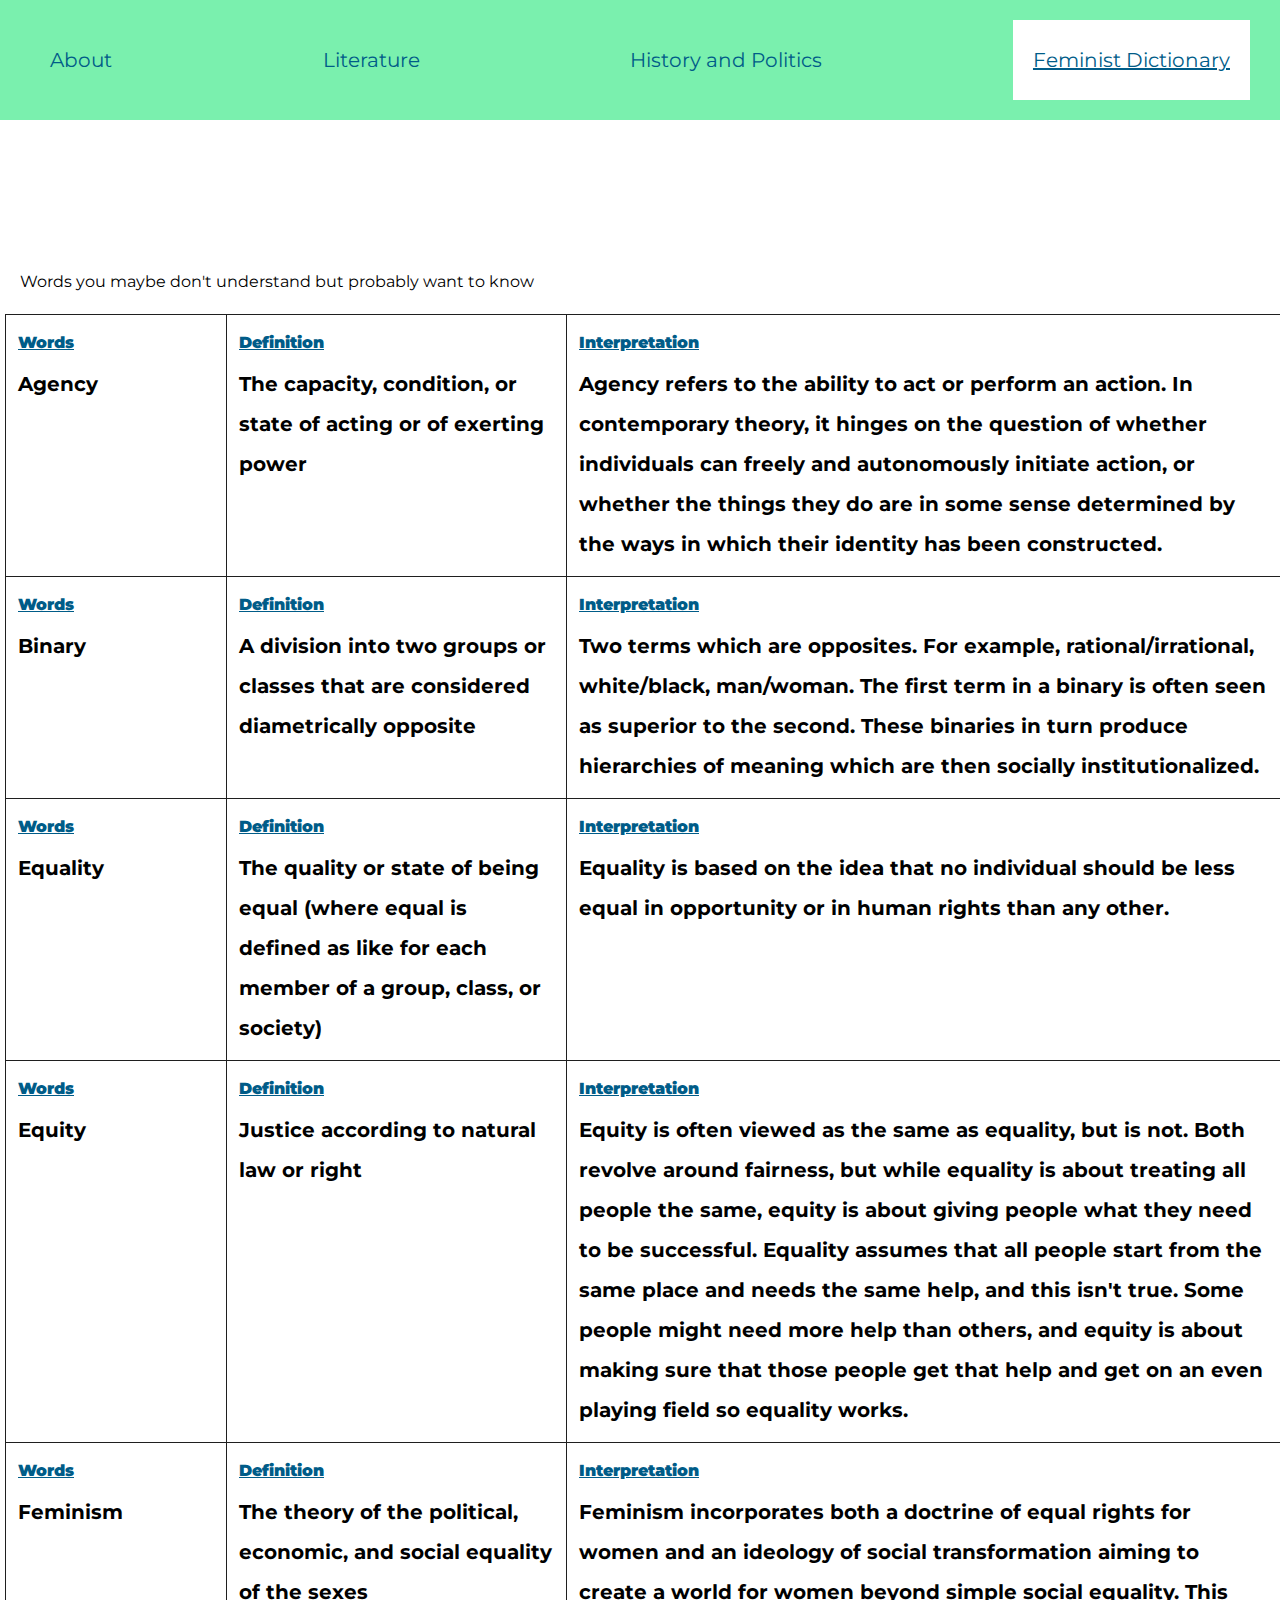
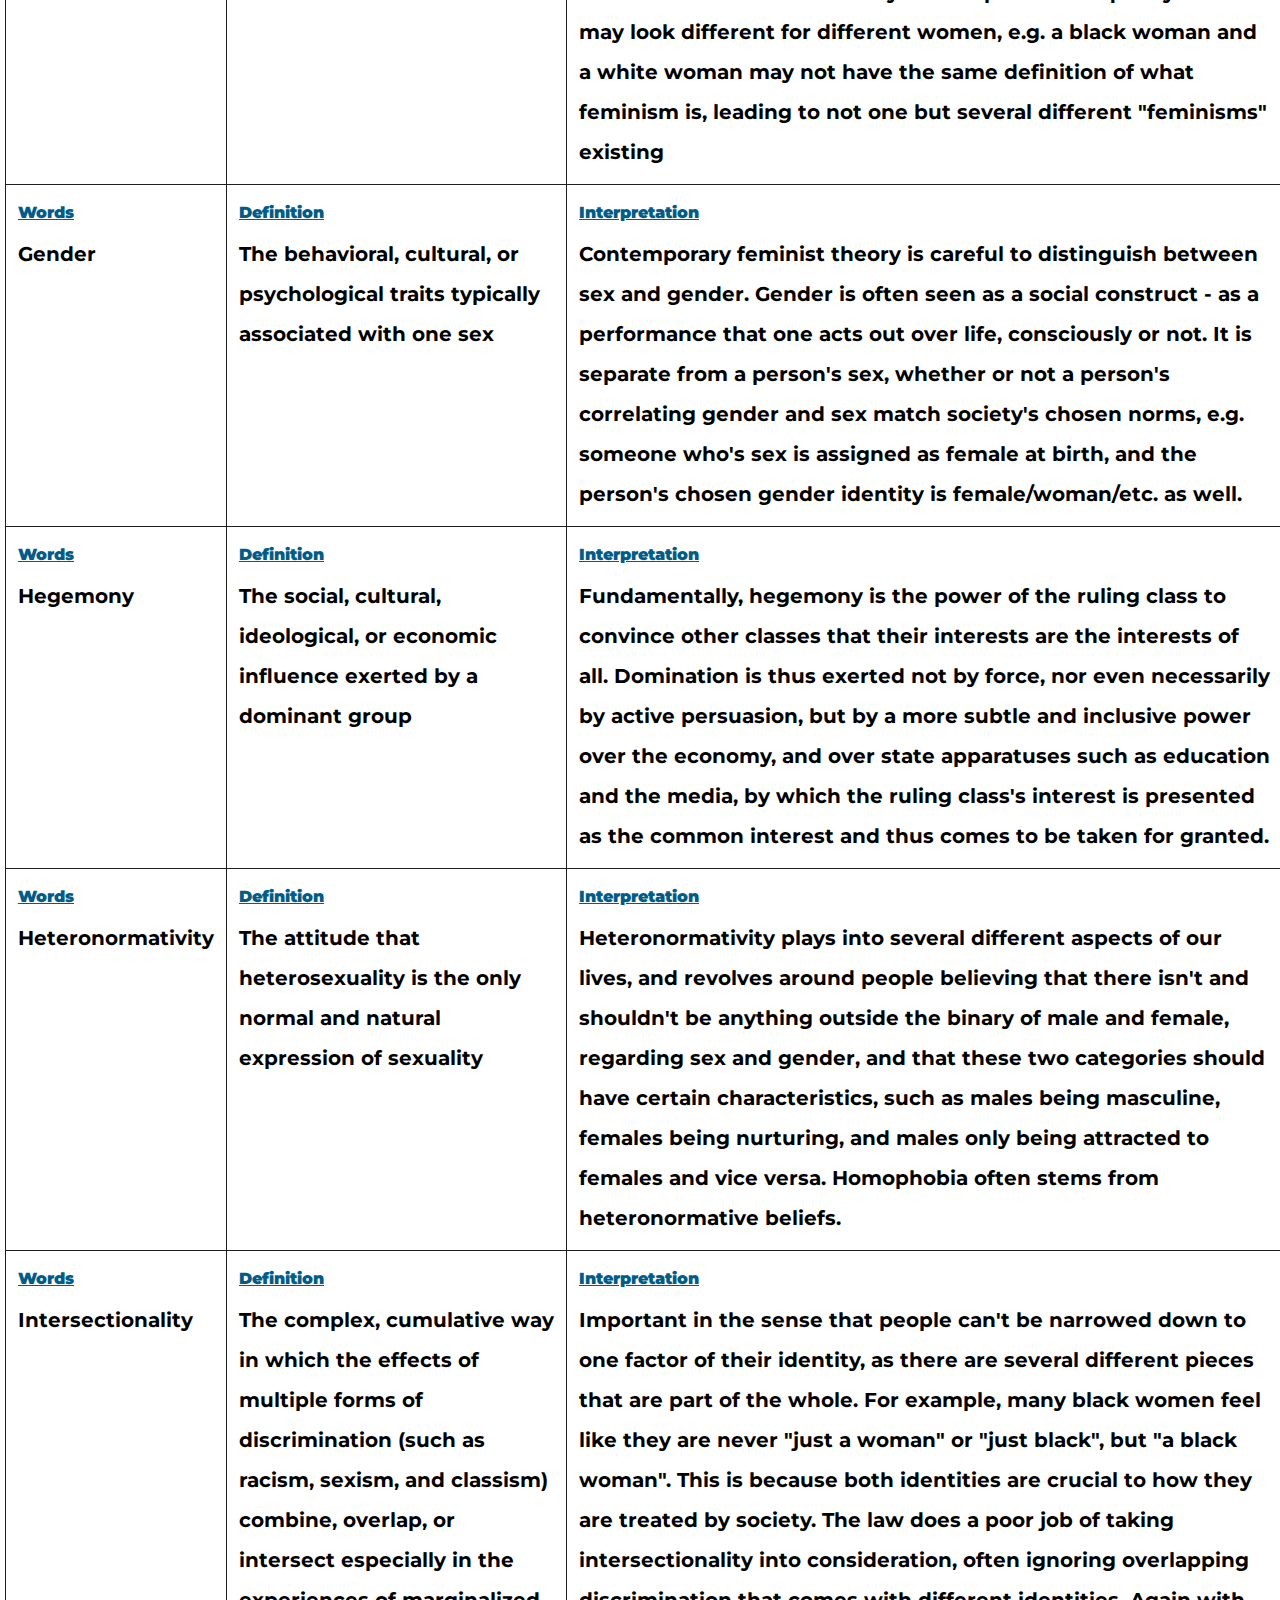
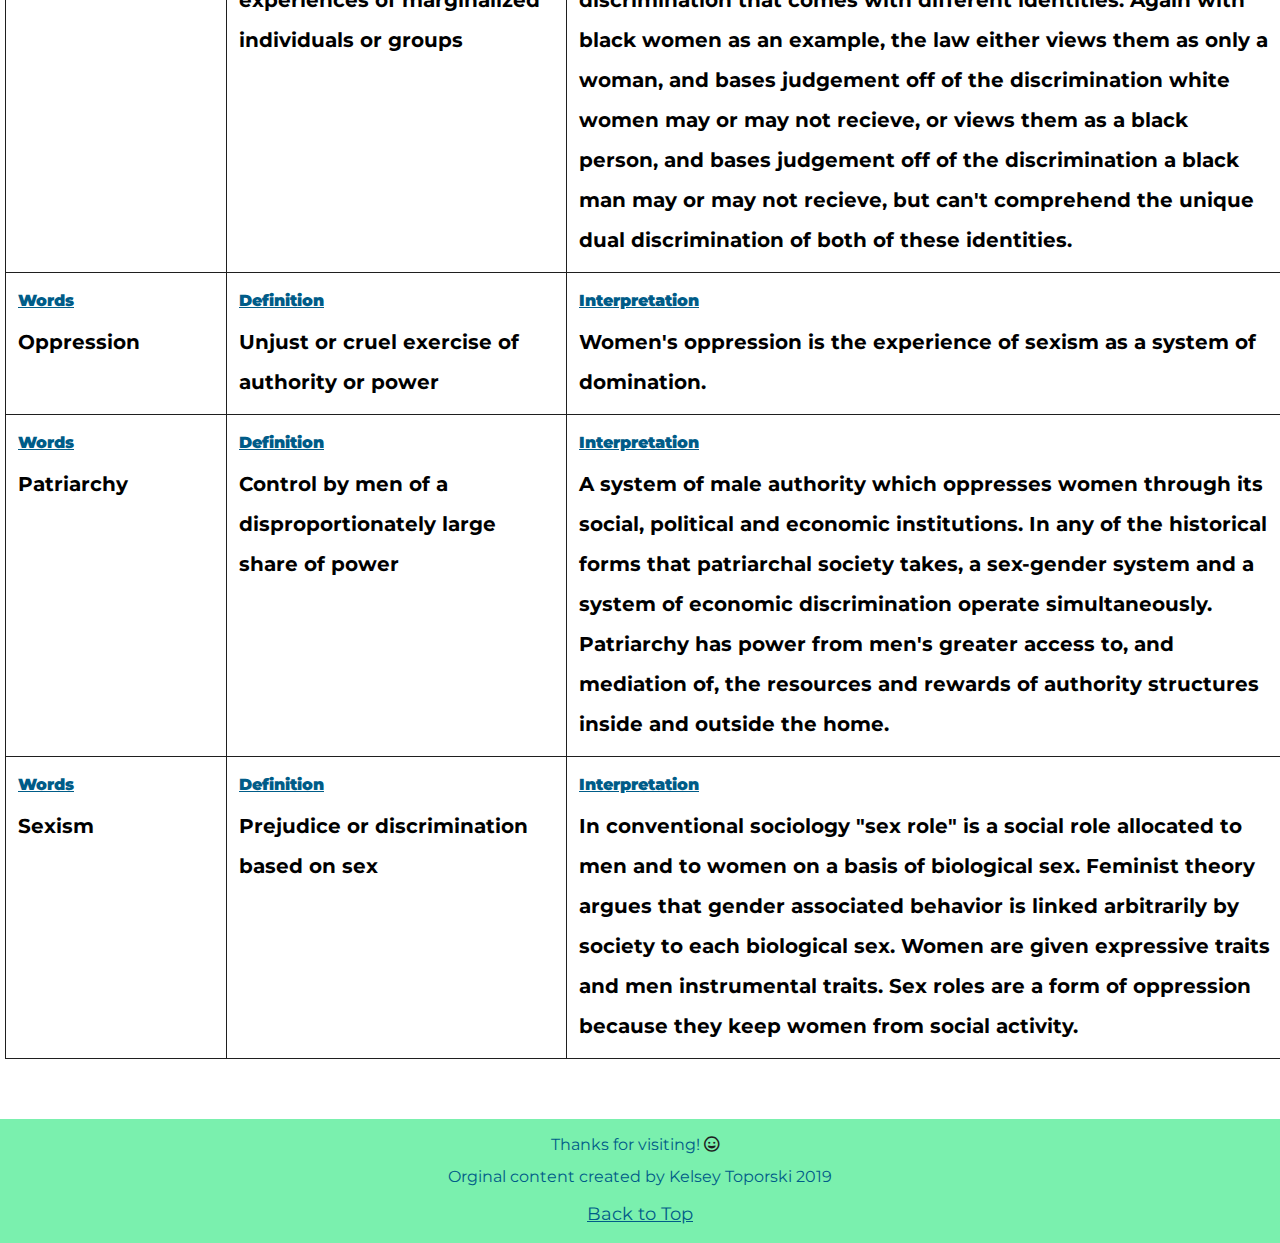
<file: femdict.html>
<!DOCTYPE html>
<html lang="en">
<head>
  <meta charset="UTF-8">

  <meta name="viewport" content="width=device-width, initial-scale=1.0">

  <!-- connects to the stylesheets -->
  <link rel="stylesheet" href="css/reset.css">
  <link rel="stylesheet" href="css/style.css">
  <!-- connect to a Google font -->  
  <link href="https://fonts.googleapis.com/css?family=Montserrat" rel="stylesheet">
  <link href="https://fonts.googleapis.com/css?family=Open+Sans" rel="stylesheet">
  <!-- connect to a Font Aweseom font -->
  <link rel="stylesheet" href="https://cdnjs.cloudflare.com/ajax/libs/font-awesome/5.15.3/css/all.min.css"/>
  <!-- connect to a favicon -->
  <title>Women's Web - Dictionary</title>
</head>
<body>
    <a href="#mainstuff" class="skip">Skip to main content</a>
    <header>
     <main id="mainstuff">
        <nav>
            <ul>
              <li><a href="index.html">About</a></li>
              <li><a href="literature.html">Literature</a></li>
              <li><a href="history.html">History and Politics</a></li>
              <li><a class="current" href="femdict.html">Feminist Dictionary</a></li>
            </ul>
        </nav>
          <!-- definitions from meriam webster -->
          <!-- interpretations from
                The Dictionary of Feminist Theory - Maggie Humm,
                Key Concepts In Post-Colonial Studies - Ashcroft, Bill, Gareth Griffiths, and Helen Tiffin,
                or myself -->
          <!-- interpretation of equity from https://everydayfeminism.com/2014/09/equality-is-not-enough/ -->
    
        <h1 class="femdict" tabindex="0">Feminist Dictionary</h1>
        <p class="femdict_intro" tabindex="0">Words you maybe don't understand but probably want to know</p>
    </header>
    <table class="table" tabindex="0">
        <thead>
            <tr class="row 1" tabindex="0"> 
                <th data-label="Words">Words</th>
                <th data-label="Definition">Definition</th>
                <th data-label="Interpretation">Interpretation</th>
            </tr>        
        </thead>
        <tbody>
            <tr class="row1" tabindex="0">
                <td data-label="Words">Agency</td>
                <td data-label="Definition">The capacity, condition, or state of acting or of exerting power</td>
                <td data-label="Interpretation">
                    Agency refers to the ability to act or perform an action. In contemporary theory, 
                    it hinges on the question of whether individuals can freely and autonomously initiate 
                    action, or whether the things they do are in some sense determined by the ways in 
                    which their identity has been constructed.
                </td>
            </tr>
            <tr class="row2" tabindex="0">
                <td data-label="Words">Binary</td>
                <td data-label="Definition">A division into two groups or classes that are considered diametrically opposite</td>
                <td data-label="Interpretation">
                    Two terms which are opposites. For example, rational/irrational, white/black, man/woman. 
                    The first term in a binary is often seen as superior to the second. 
                    These binaries in turn produce hierarchies of meaning which are then socially institutionalized.
                </td>
            </tr>
            <tr class="row3" tabindex="0">
                <td data-label="Words">Equality</td>
                <td data-label="Definition">The quality or state of being equal (where equal is defined as like for each member of a group, class, or society)</td>
                <td data-label="Interpretation">
                    Equality is based on the idea that 
                    no individual should be less equal in opportunity or in human rights than any other.
                </td>
            </tr>
            <tr class="row4" tabindex="0">
                <td data-label="Words">Equity</td>
                <td data-label="Definition">Justice according to natural law or right</td>
                <td data-label="Interpretation">
                    Equity is often viewed as the same as equality,
                    but is not. Both revolve around fairness, but 
                    while equality is about treating all people the
                    same, equity is about giving people what they 
                    need to be successful. Equality assumes that 
                    all people start from the same place and needs 
                    the same help, and this isn't true. Some people 
                    might need more help than others, and equity is 
                    about making sure that those people get that help 
                    and get on an even playing field so equality works.
                </td>
            </tr>
            <tr class="row5" tabindex="0">
                <td data-label="Words">Feminism </td>
                <td data-label="Definition">The theory of the political, economic, and social equality of the sexes</td>
                <td data-label="Interpretation">
                    Feminism incorporates both a doctrine of equal 
                    rights for women and an ideology of social transformation 
                    aiming to create a world for women beyond simple social equality. 
                    This may look different for different women, e.g. a black
                    woman and a white woman may not have the same definition 
                    of what feminism is, leading to not one but several different 
                    "feminisms" existing
                </td>
            </tr>
            <tr class="row6" tabindex="0">
                <td data-label="Words">Gender</td>
                <td data-label="Definition">The behavioral, cultural, or psychological traits typically associated with one sex</td>
                <td data-label="Interpretation">
                    Contemporary feminist theory is careful to distinguish between 
                    sex and gender. Gender is often seen as a social construct - 
                    as a performance that one acts out over life, consciously or not. 
                    It is separate from a person's sex, whether or not a person's correlating 
                    gender and sex match society's chosen norms, e.g. someone who's sex is 
                    assigned as female at birth, and the person's chosen gender identity is 
                    female/woman/etc. as well.
                </td>
            </tr>
            <tr class="row7" tabindex="0">
                <td data-label="Words">Hegemony</td>
                <td data-label="Definition">The social, cultural, ideological, or economic influence exerted by a dominant group</td>
                <td data-label="Interpretation">
                    Fundamentally, hegemony is the power of the ruling class to convince other 
                    classes that their interests are the interests of all. 
                    Domination is thus exerted not by force, nor even necessarily 
                    by active persuasion, but by a more subtle and inclusive 
                    power over the economy, and over state apparatuses such 
                    as education and the media, by which the ruling class's 
                    interest is presented as the common interest and 
                    thus comes to be taken for granted.
                </td>
            </tr>
            <tr class="row8" tabindex="0">
                <td data-label="Words">Heteronormativity</td>
                <td data-label="Definition">The attitude that heterosexuality is the only normal and natural expression of sexuality</td>
                <td data-label="Interpretation">
                    Heteronormativity plays into several different aspects of our lives, and revolves around 
                    people believing that there isn't and shouldn't be anything outside the binary 
                    of male and female, regarding sex and gender, and that these two categories 
                    should have certain characteristics, such as males being masculine, females 
                    being nurturing, and males only being attracted to females and vice versa. 
                    Homophobia often stems from heteronormative beliefs.
                </td>
            </tr>
            <tr class="row9" tabindex="0">
                <td data-label="Words">Intersectionality</td>
                <td data-label="Definition">The complex, cumulative way in which the effects 
                    of multiple forms of discrimination (such as racism, 
                    sexism, and classism) combine, overlap, or intersect 
                    especially in the experiences of marginalized individuals
                     or groups
                </td>
                <td data-label="Interpretation">
                    Important in the sense that people can't be narrowed down to 
                    one factor of their identity, as there are several different 
                    pieces that are part of the whole. For example, many black 
                    women feel like they are never "just a woman" or "just black", 
                    but "a black woman". This is because both identities are crucial 
                    to how they are treated by society.
                    The law does a poor job of taking intersectionality into consideration,
                    often ignoring overlapping discrimination that comes with different identities. 
                    Again with black women as an example, the law either views them as only a woman, 
                    and bases judgement off of the discrimination white women may or may not recieve, 
                    or views them as a black person, and bases judgement off of the discrimination a 
                    black man may or may not recieve, but can't comprehend the unique dual discrimination 
                    of both of these identities.
                </td>
            </tr>
            <tr class="row10" tabindex="0">
                <td data-label="Words">Oppression</td>
                <td data-label="Definition">Unjust or cruel exercise of authority or power</td>
                <td data-label="Interpretation">
                    Women's oppression is the experience of sexism as a system of domination.
                </td>
            </tr>
            <tr class="row11" tabindex="0">
                <td data-label="Words">Patriarchy</td>
                <td data-label="Definition">Control by men of a disproportionately large share of power</td>
                <td data-label="Interpretation">
                    A system of male authority which oppresses women through its social, 
                    political and economic institutions. In any of the historical forms 
                    that patriarchal society takes, a sex-gender system and a system 
                    of economic discrimination operate simultaneously. Patriarchy has 
                    power from men's greater access to, and mediation of, the resources 
                    and rewards of authority structures inside and outside the home.
                </td>
            </tr>
            <tr class="row12" tabindex="0">
                <td data-label="Words">Sexism</td>
                <td data-label="Definition">Prejudice or discrimination based on sex</td>
                <td data-label="Interpretation">
                    In conventional sociology "sex role" is a social 
                    role allocated to men and to women on a basis of 
                    biological sex. Feminist theory argues that gender 
                    associated behavior is linked arbitrarily by society 
                    to each biological sex. Women are given expressive 
                    traits and men instrumental traits. Sex roles are 
                    a form of oppression because they keep women from social activity.
                </td>
            </tr>
        </tbody>   
    </table>
</body>
</main>
<footer>
    <p class="thanks">
      Thanks for visiting! <i class="far fa-grin"></i>
    </p>
    <p>Orginal content created by Kelsey Toporski 2019</p>

    <a href="#top" class="tops">Back to Top</a>
  </footer>
</html>
</file>
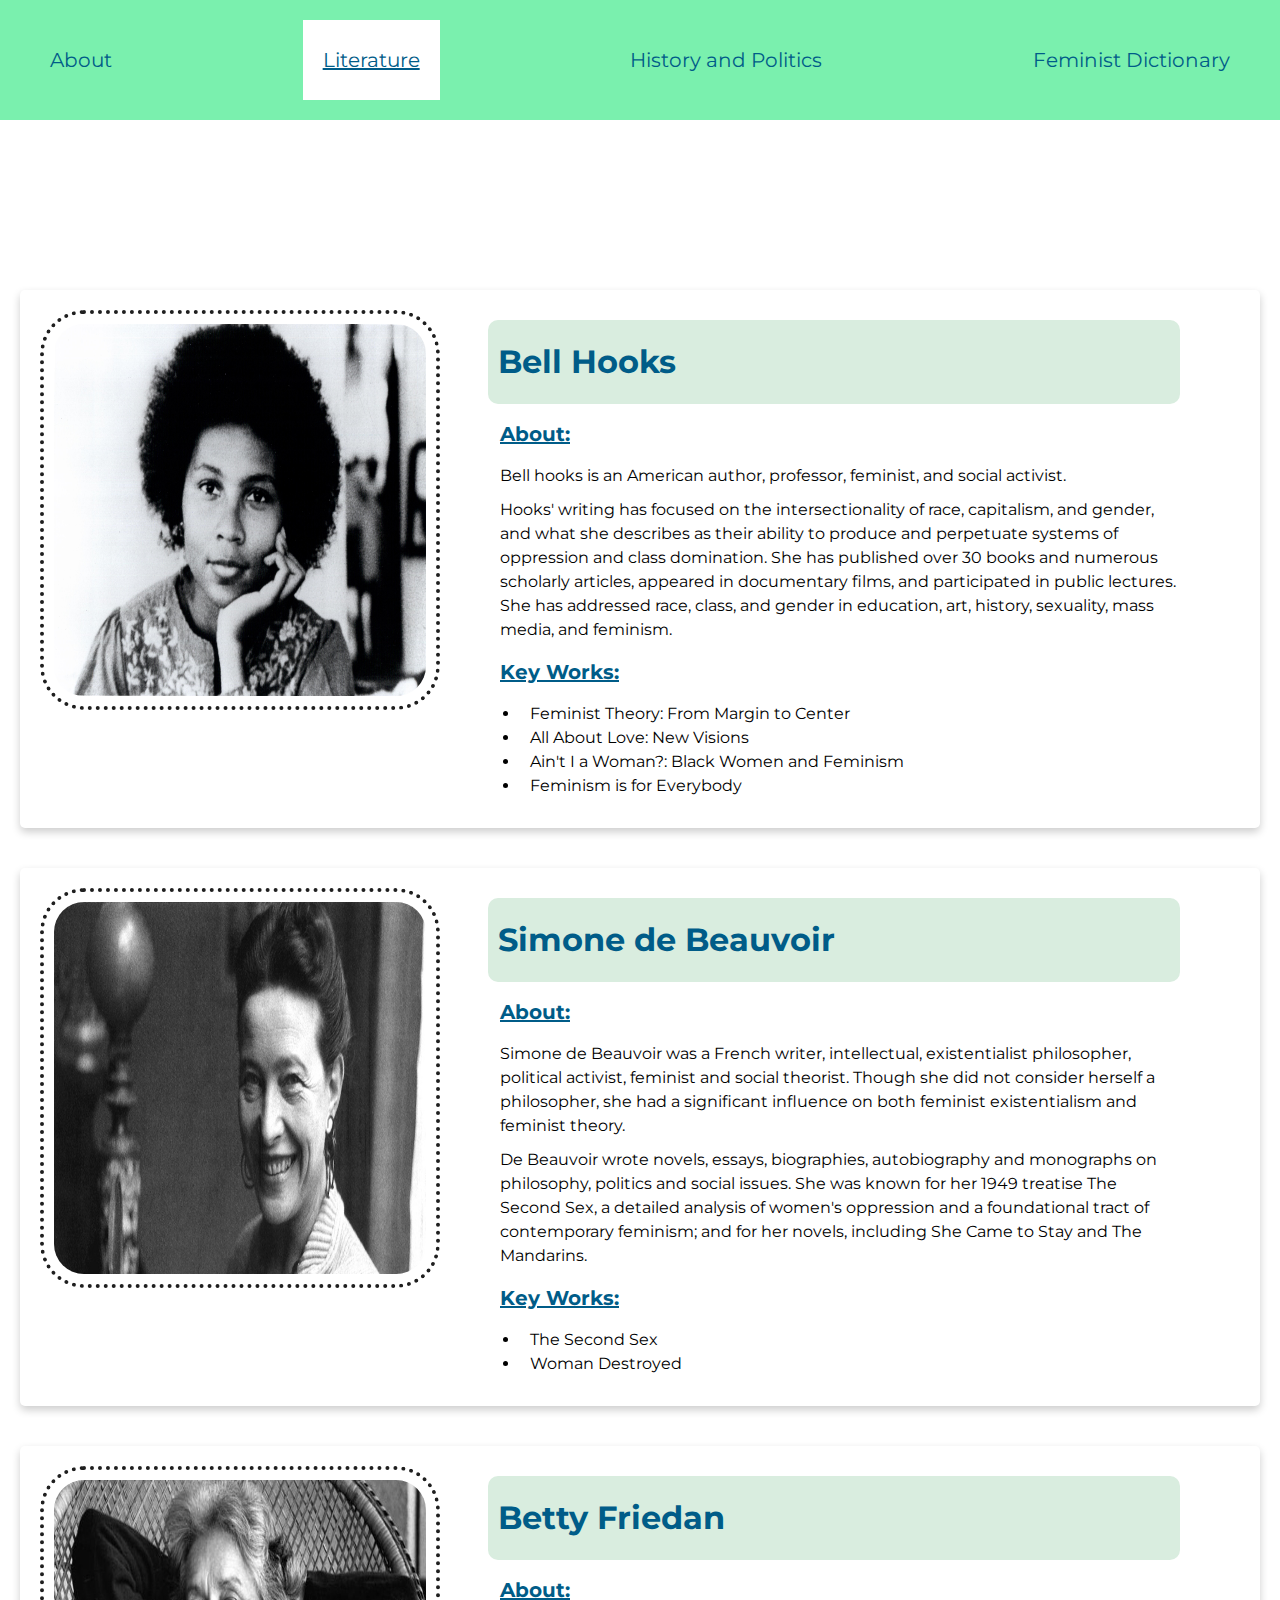
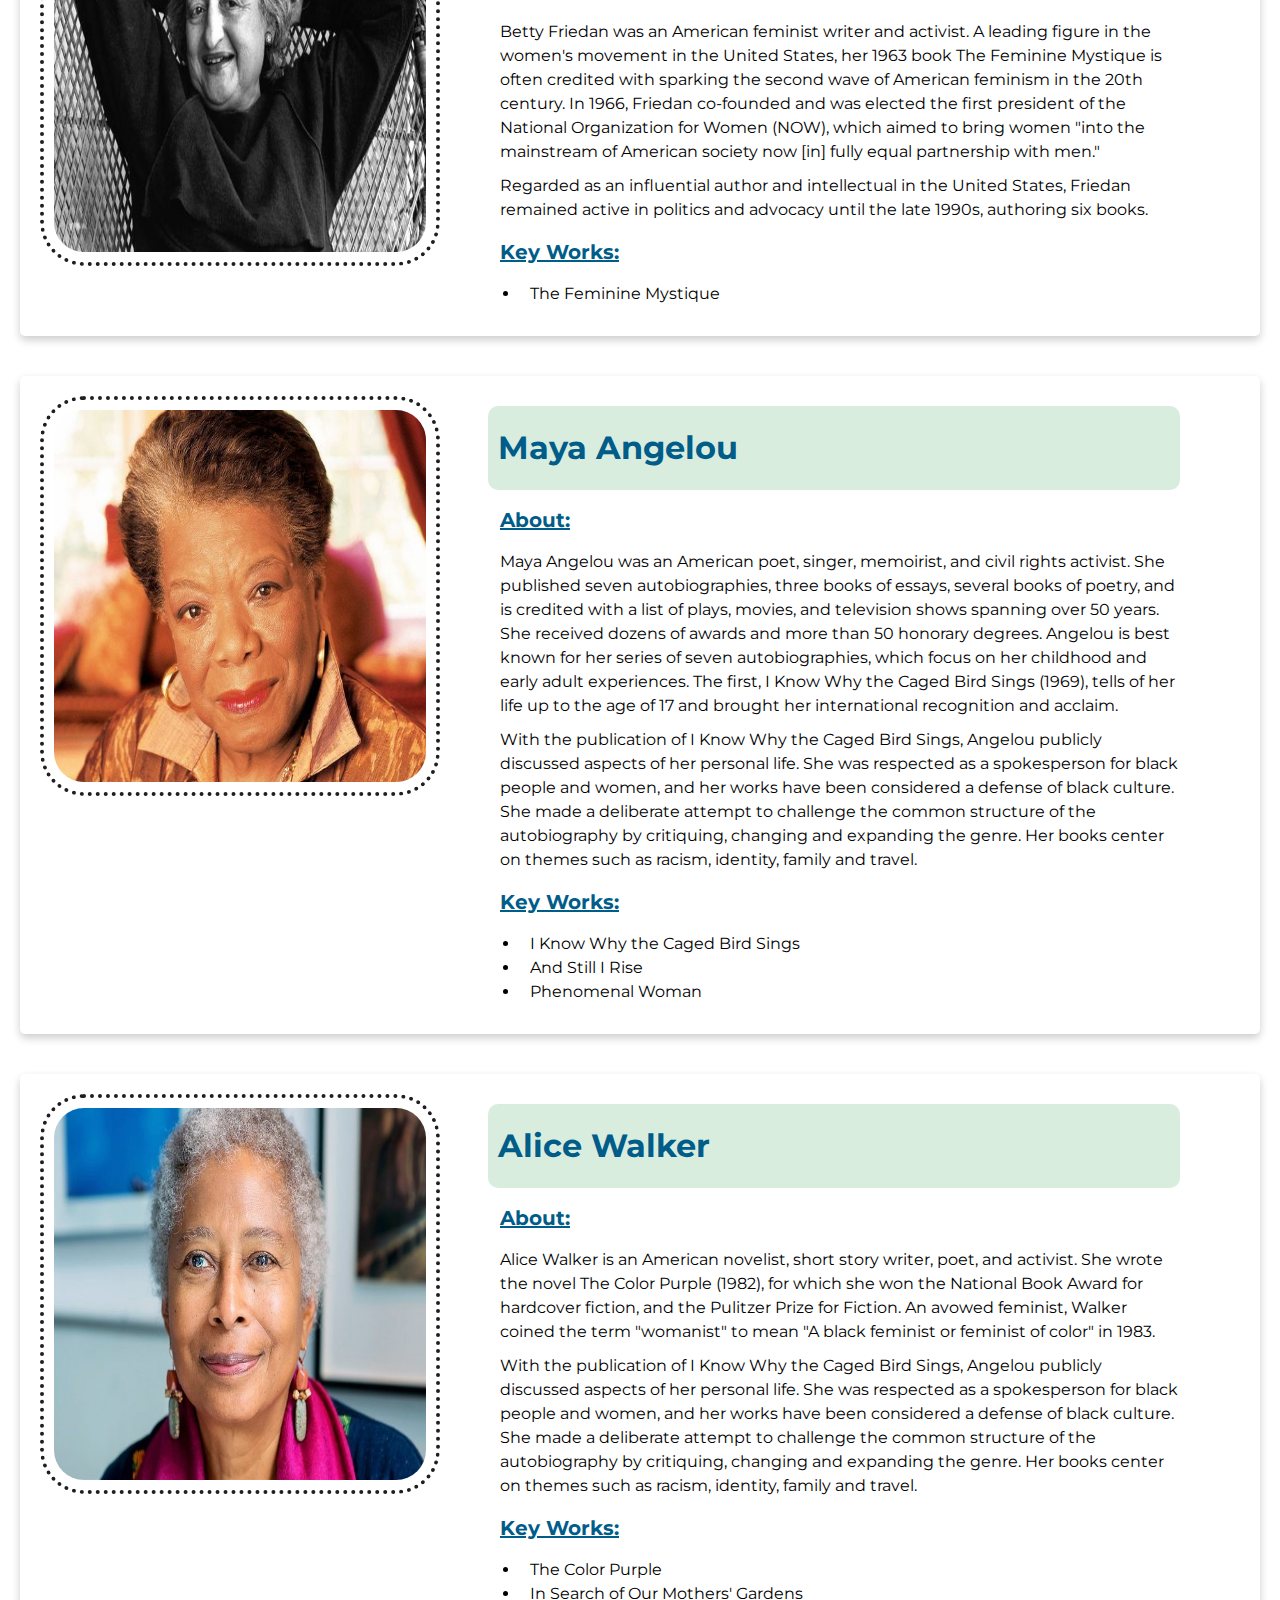
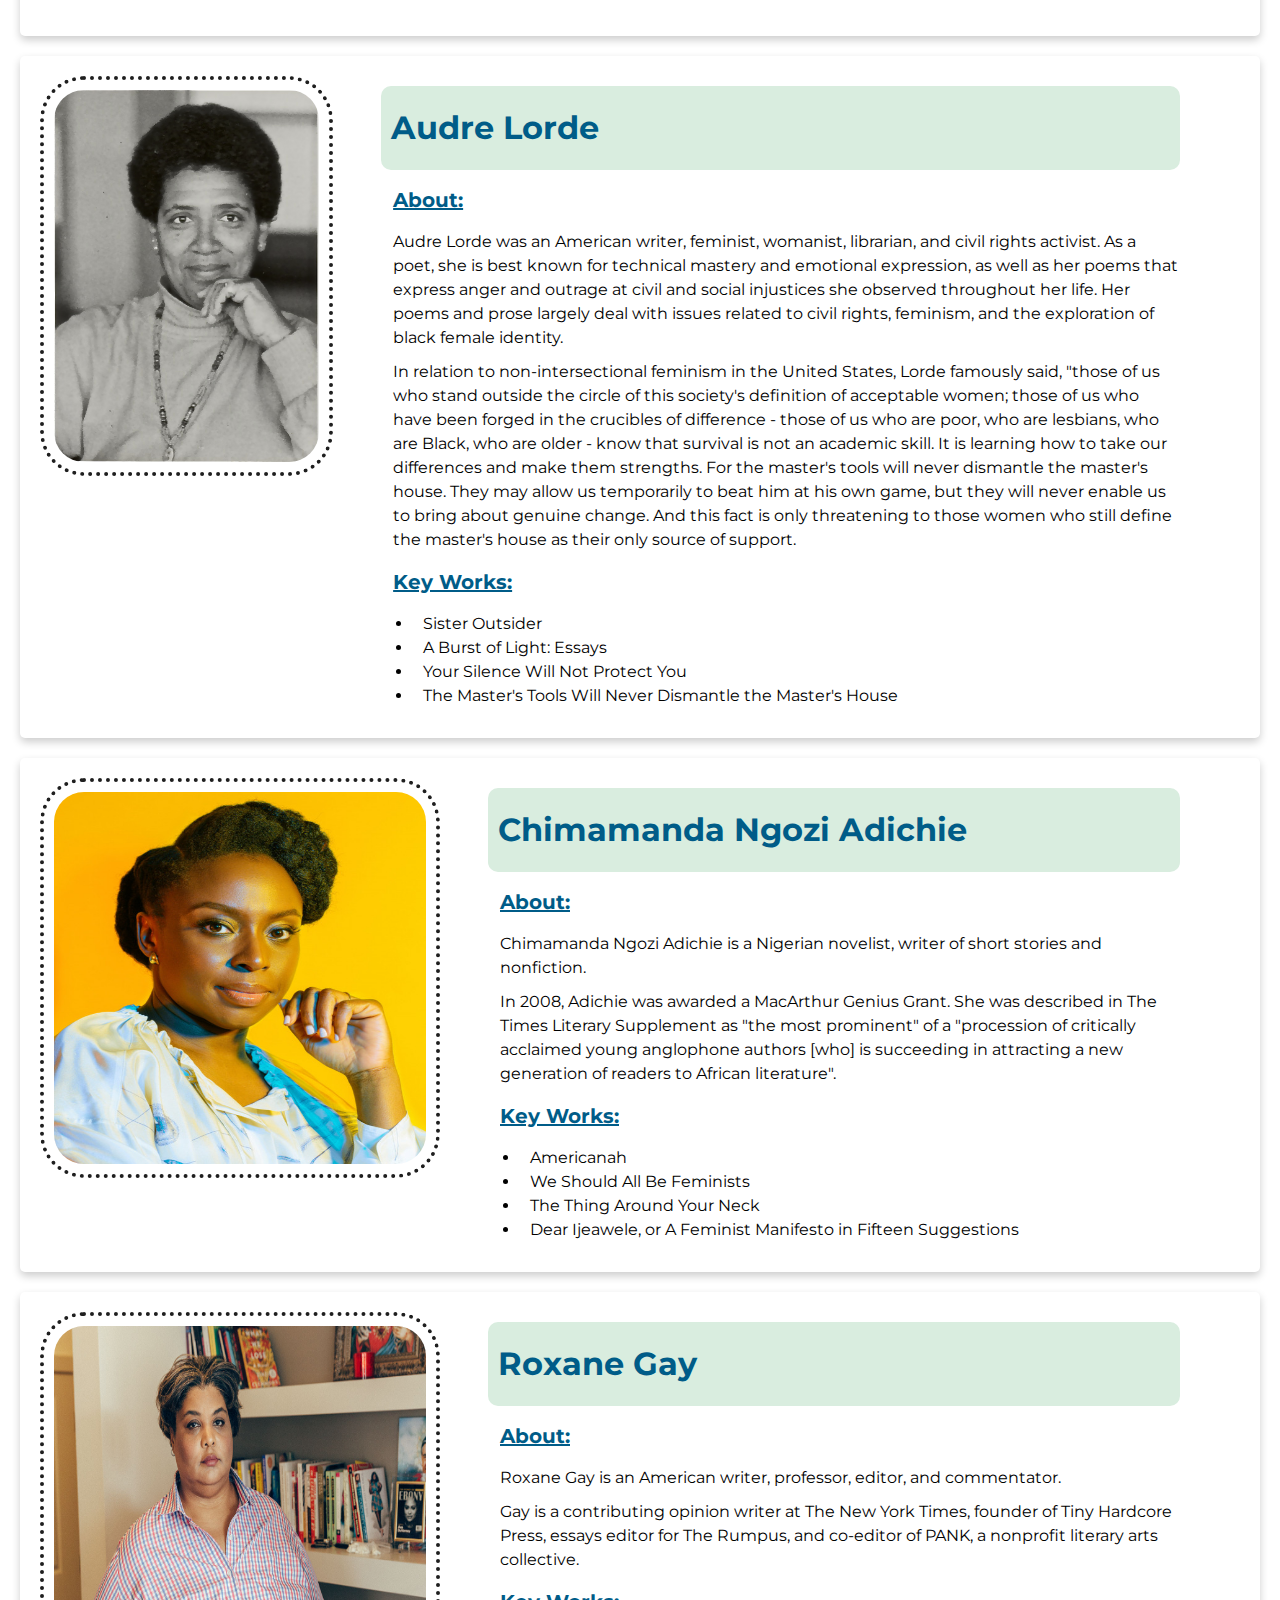
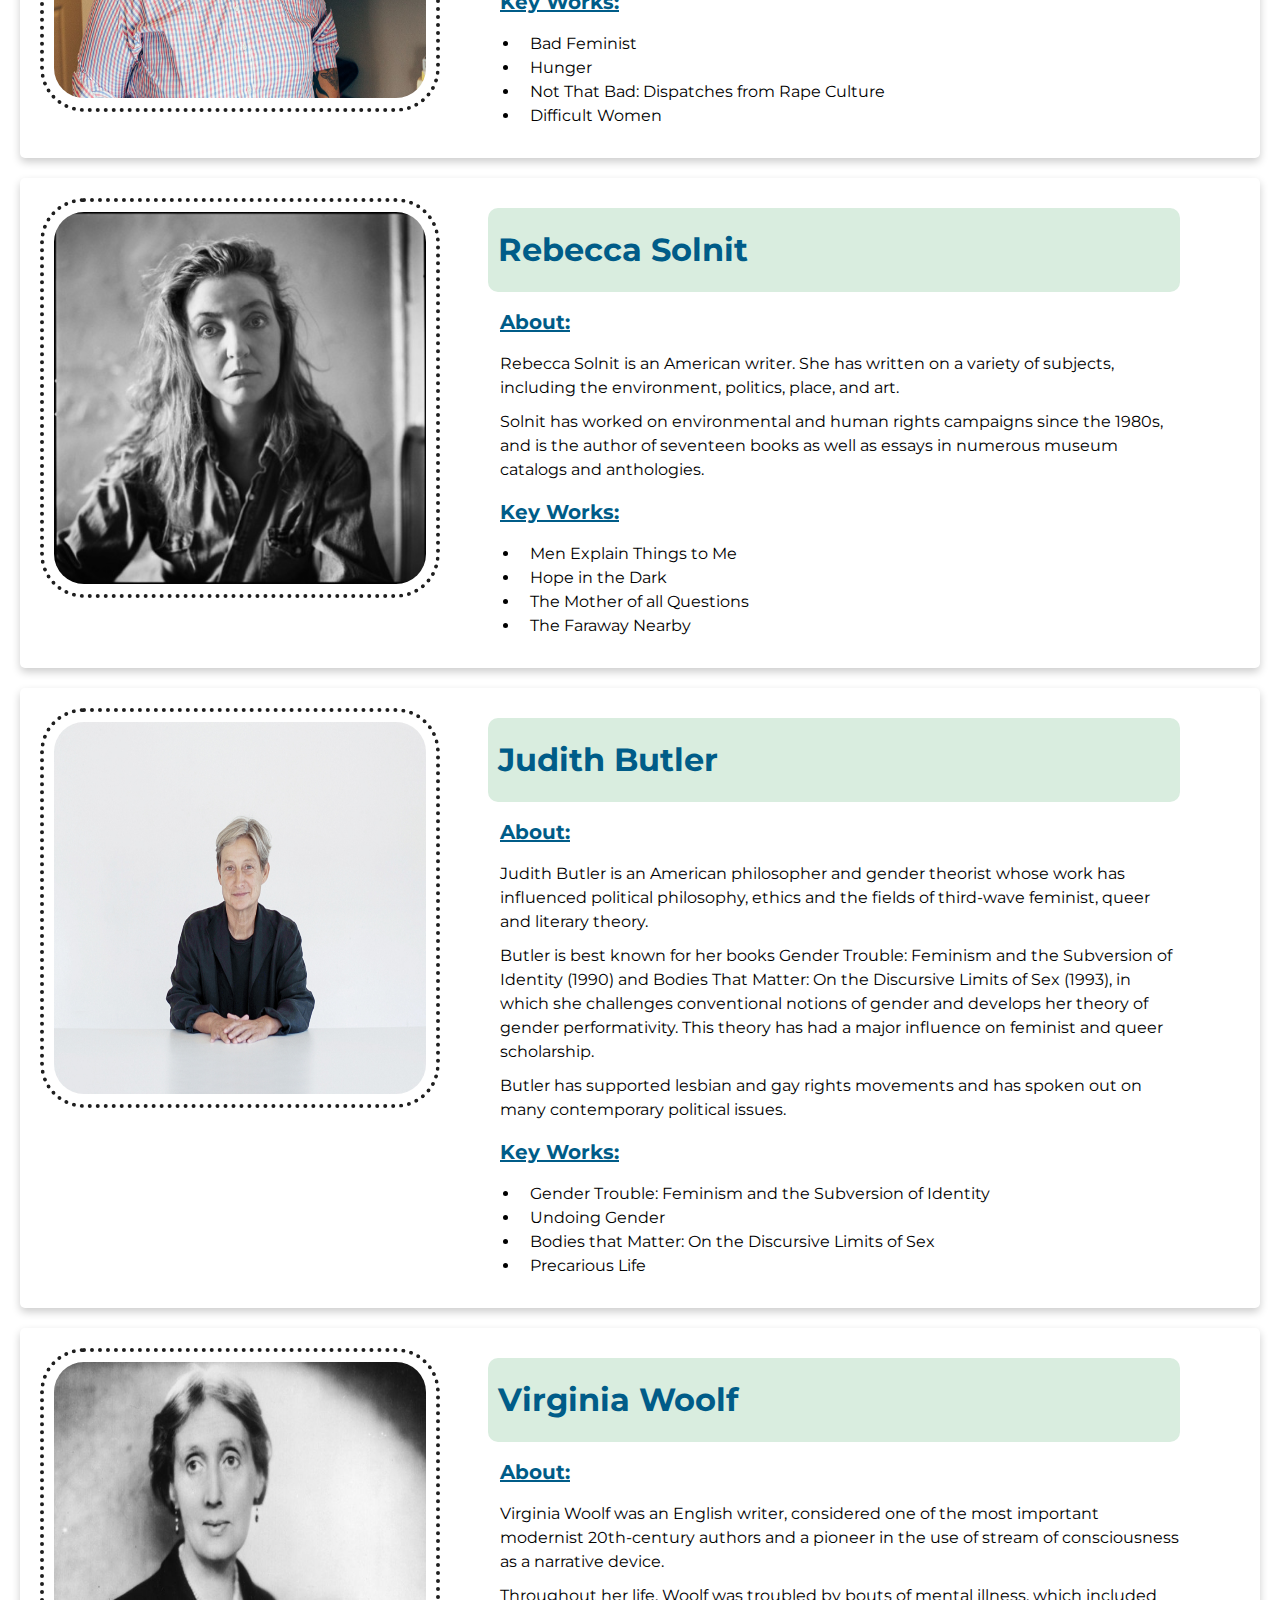
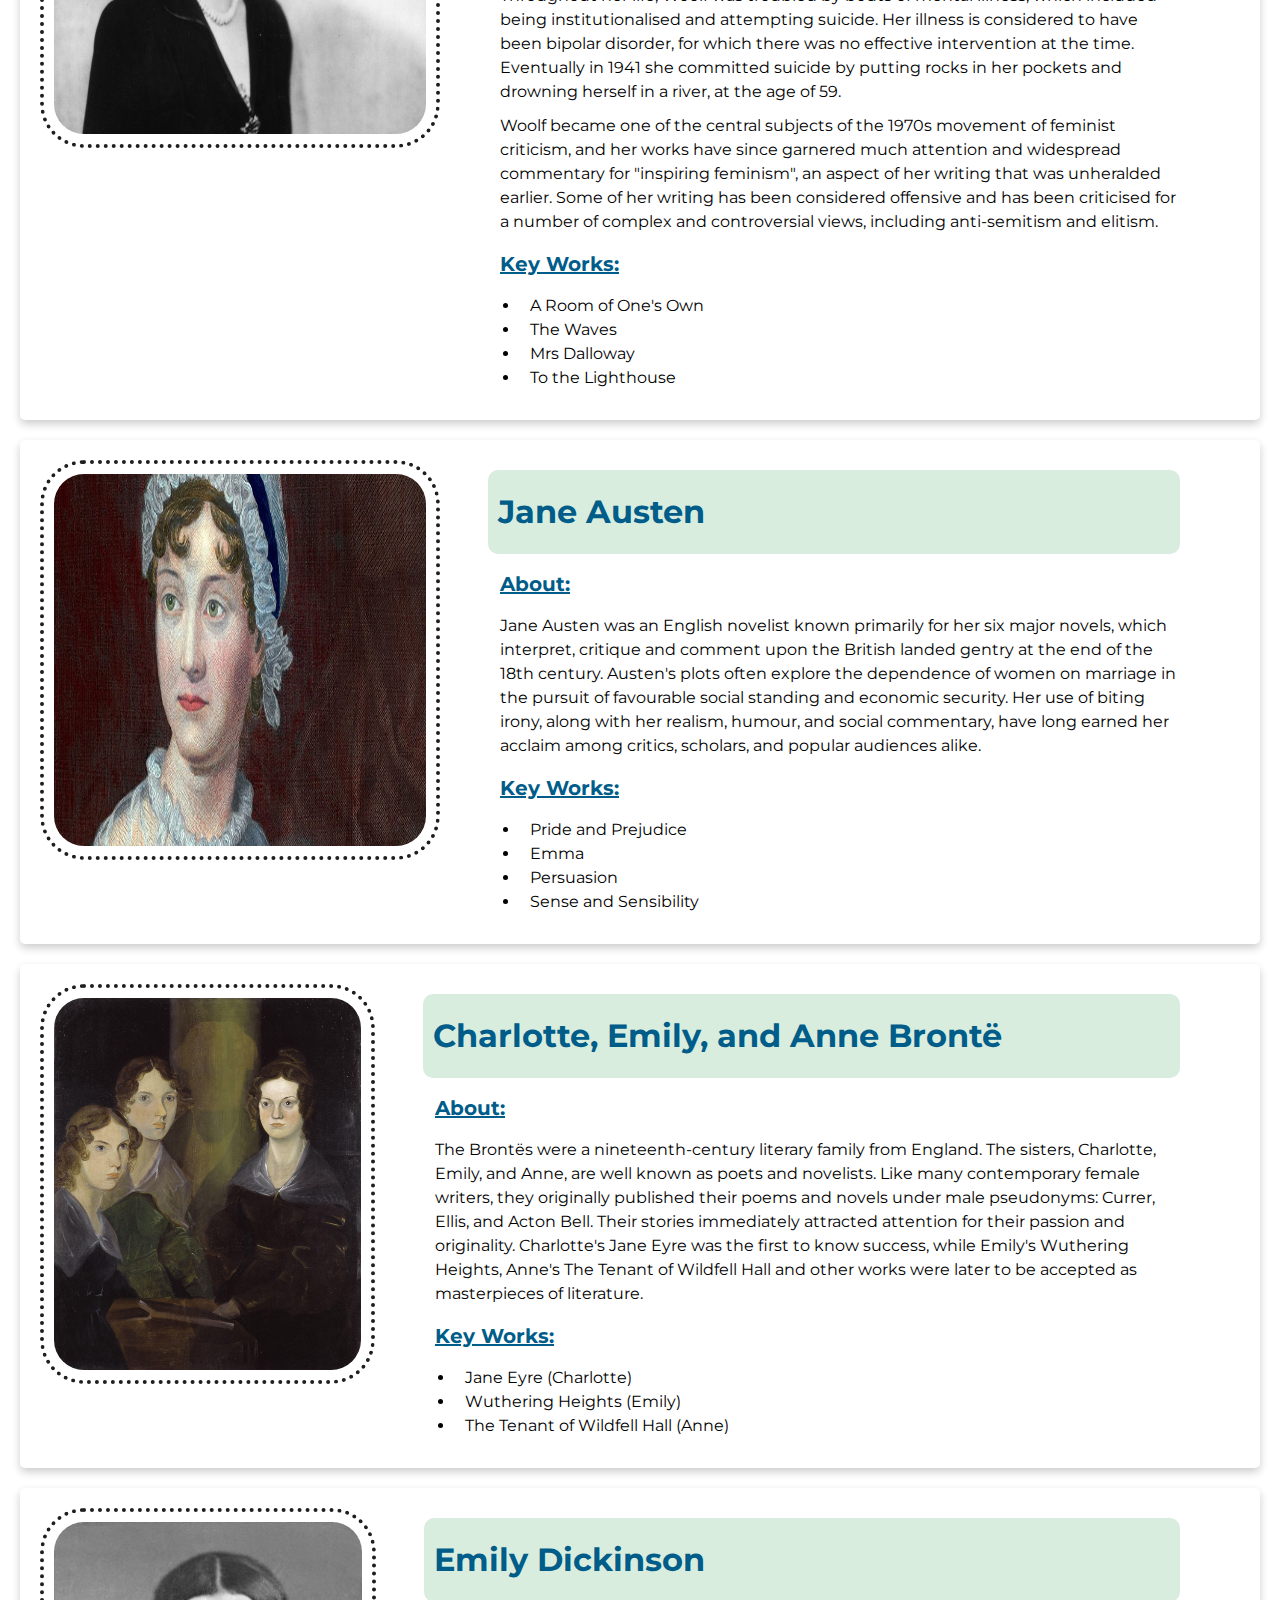
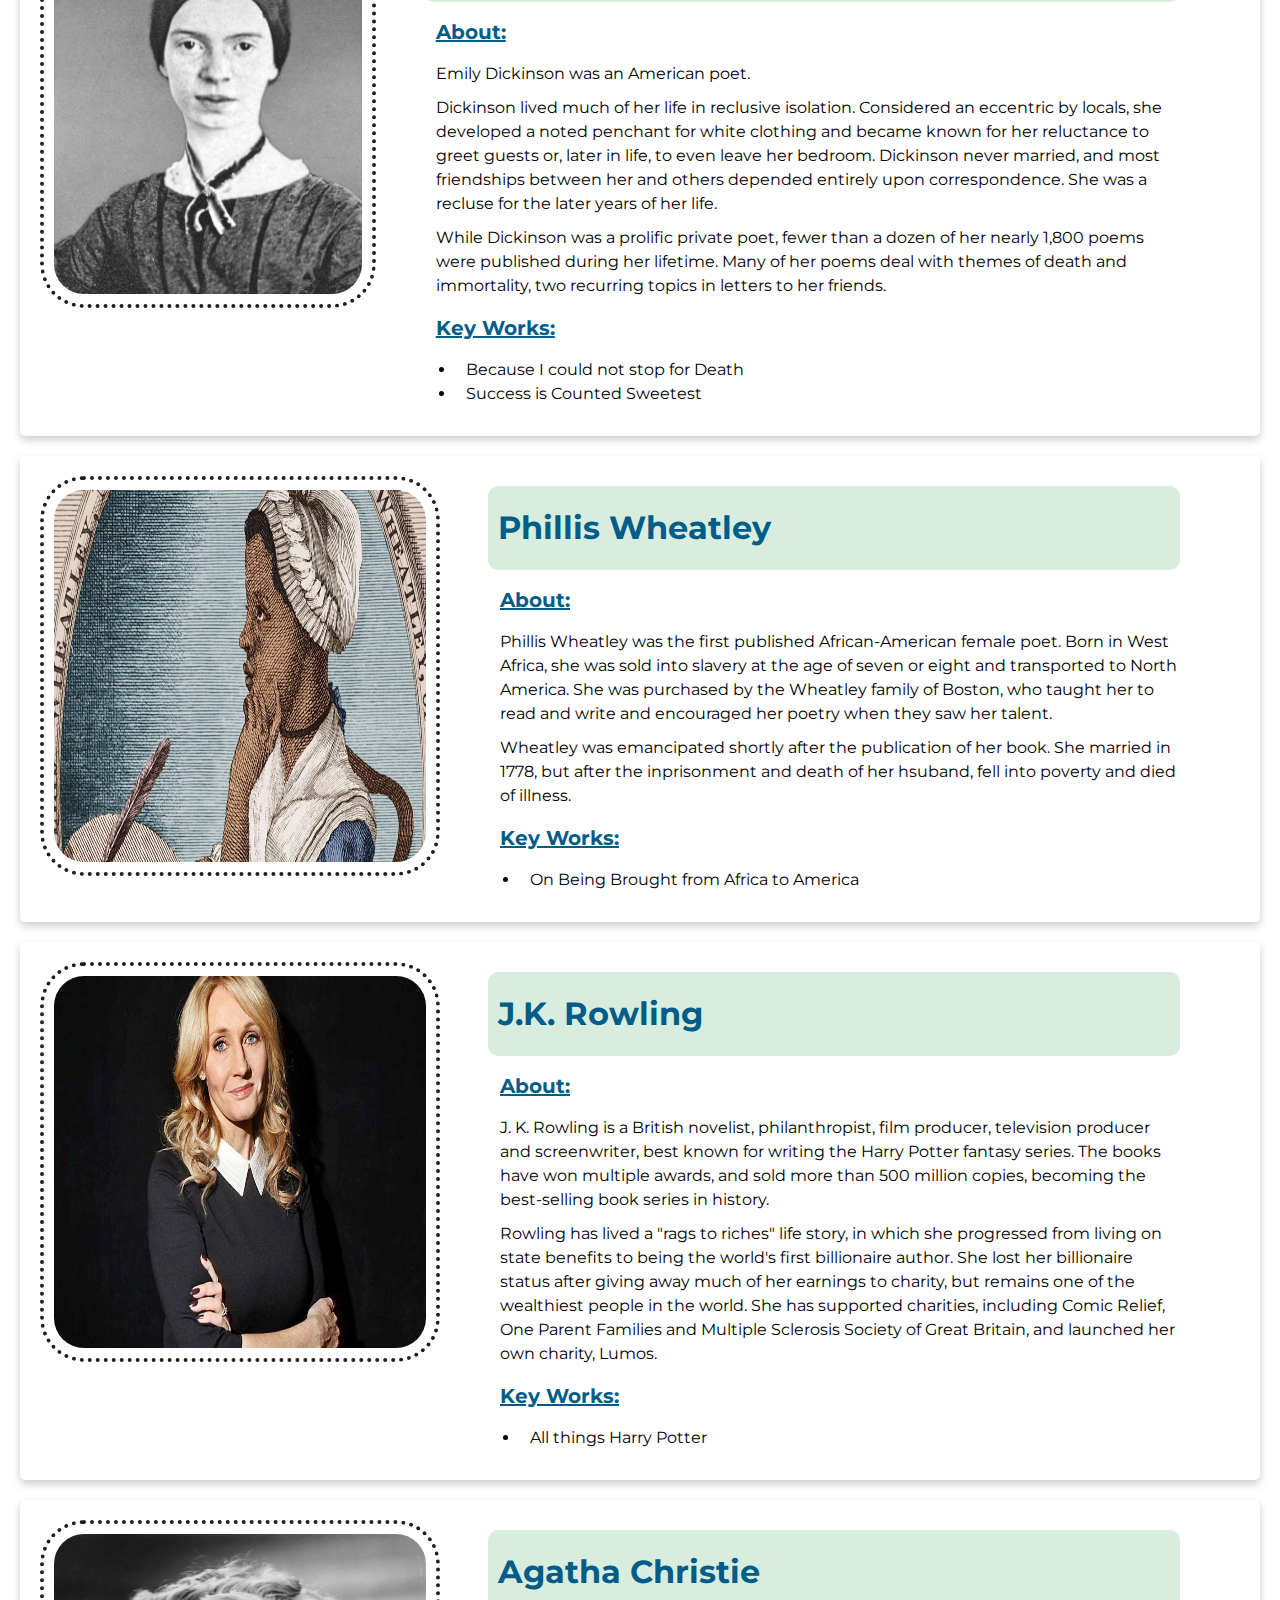
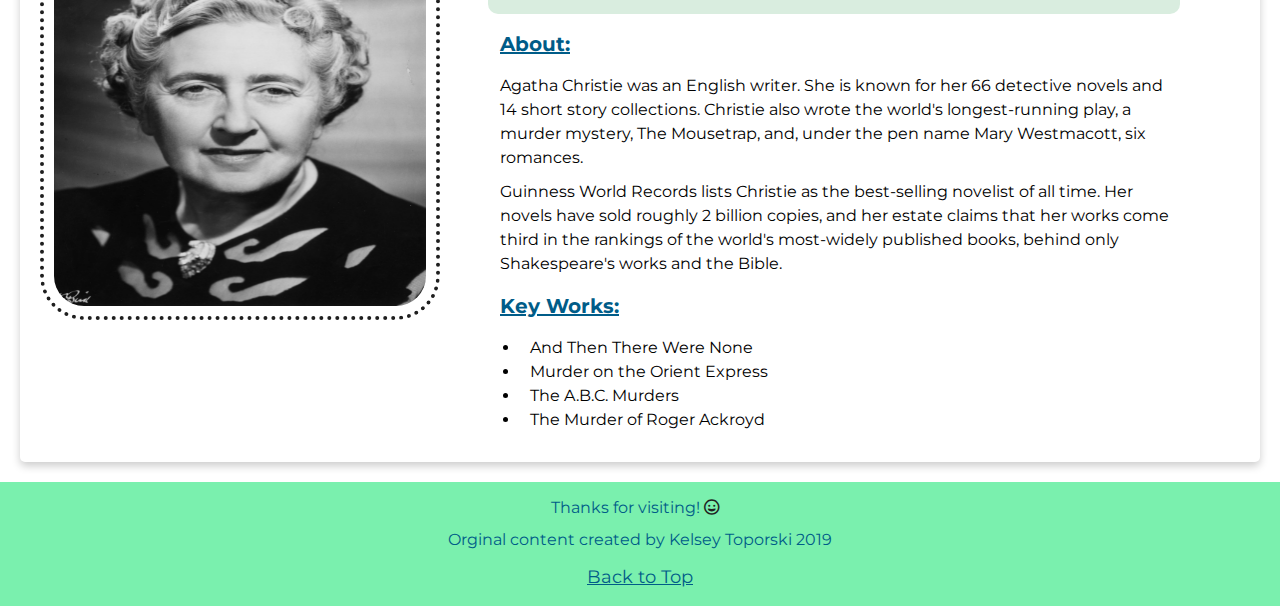
<file: literature.html>
<!DOCTYPE html>
<html lang="en">
<head>
  <meta charset="UTF-8">
  <meta name="viewport" content="width=device-width, initial-scale=1.0">
  <title>Women's Web - Literature</title>
  <!-- Connect to stylesheets -->
  <link rel="stylesheet" href="css/reset.css">
  <link rel="stylesheet" href="css/style.css">
  <!-- Connect to Google font -->  
  <link href="https://fonts.googleapis.com/css?family=Montserrat" rel="stylesheet">
  <link href="https://fonts.googleapis.com/css?family=Open+Sans" rel="stylesheet">
  <!-- Connect to Font Awesome font -->
  <link rel="stylesheet" href="https://cdnjs.cloudflare.com/ajax/libs/font-awesome/5.15.3/css/all.min.css"/>
</head>
<body>
  <a href="#mainstuff" class="skip">Skip to main content</a>
  <header>
    <!-- Navigation -->
    <nav>
        <ul>
          <li><a href="index.html">About</a></li>
          <li><a class="current" href="literature.html">Literature</a></li>
          <li><a href="history.html">History and Politics</a></li>
          <li><a href="femdict.html">Feminist Dictionary</a></li>
        </ul>
    </nav>
    <!-- Title -->
    <h1>Feminist Literature</h1>
  </header>
  <main id="mainstuff">
    <div class="card_container" tabindex=0>
    <div class="card">
      <img src="images/bell_hooks.jpg"  width="200" alt="Image of bell hooks">
      <div class="card_content">
        <h2>Bell Hooks</h2>
        <h3>About:</h3>
        <p>
        Bell hooks is an American author, professor, feminist, and social activist.
        </p>
        <p>
        Hooks' writing has focused on the intersectionality of race, capitalism, and gender, and what she describes as their ability to produce and perpetuate systems of oppression and class domination. She has published over 30 books and numerous scholarly articles, appeared in documentary films, and participated in public lectures. She has addressed race, class, and gender in education, art, history, sexuality, mass media, and feminism.
        </p>
       <h3>Key Works:</h3>
        <ul>
         <li>Feminist Theory: From Margin to Center</li>
          <li>All About Love: New Visions</li>
          <li>Ain't I a Woman?: Black Women and Feminism</li>
          <li>Feminism is for Everybody</li>
       </ul>
      </div>
    </div>
    <div class="card">
      <img src="images/simone_db.jpg"  width="200" alt="Image of Simone de Beauvoir">
      <div class="card_content">
        <h2>Simone de Beauvoir</h2>
        <h3>About:</h3>
      <p>
        Simone de Beauvoir was a French writer, intellectual, existentialist philosopher, political activist, feminist and social theorist. Though she did not consider herself a philosopher, she had a significant influence on both feminist existentialism and feminist theory.
      </p>
      <p>
        De Beauvoir wrote novels, essays, biographies, autobiography and monographs on philosophy, politics and social issues. She was known for her 1949 treatise The Second Sex, a detailed analysis of women's oppression and a foundational tract of contemporary feminism; and for her novels, including She Came to Stay and The Mandarins.
      </p>
      <h3>Key Works:</h3>
      <ul>
        <li>The Second Sex</li>
        <li>Woman Destroyed</li>    
      </ul>
      </div>  
    </div>
    <div class="card" tabindex=0>
      <img src="images/betty_friedan.jpg"  width="200" alt="Image of Betty Friedan">
      <div class="card_content">
        <h2>Betty Friedan</h2>
        <h3>About:</h3>
      <p>
        Betty Friedan was an American feminist writer and activist. A leading figure in the women's movement in the United States, her 1963 book The Feminine Mystique is often credited with sparking the second wave of American feminism in the 20th century. In 1966, Friedan co-founded and was elected the first president of the National Organization for Women (NOW), which aimed to bring women "into the mainstream of American society now [in] fully equal partnership with men."
      </p>
      <p>
        Regarded as an influential author and intellectual in the United States, Friedan remained active in politics and advocacy until the late 1990s, authoring six books.
      </p>
      <h3>Key Works:</h3>
      <ul>
        <li>The Feminine Mystique</li>
      </ul>
      </div>
    </div>

    <div class="card" tabindex=0>
      <img src="images/maya_angelou.jpg"  width="200" alt="Image of Maya Angelou">
      <div class="card_content">
      <h2>Maya Angelou</h2>
      <h3>About:</h3>
      <p>
        Maya Angelou was an American poet, singer, memoirist, and civil rights activist. She published seven autobiographies, three books of essays, several books of poetry, and is credited with a list of plays, movies, and television shows spanning over 50 years. She received dozens of awards and more than 50 honorary degrees. Angelou is best known for her series of seven autobiographies, which focus on her childhood and early adult experiences. The first, I Know Why the Caged Bird Sings (1969), tells of her life up to the age of 17 and brought her international recognition and acclaim.
      </p>
      <p>
        With the publication of I Know Why the Caged Bird Sings, Angelou publicly discussed aspects of her personal life. She was respected as a spokesperson for black people and women, and her works have been considered a defense of black culture. She made a deliberate attempt to challenge the common structure of the autobiography by critiquing, changing and expanding the genre. Her books center on themes such as racism, identity, family and travel.
      </p>
      <h3>Key Works:</h3>
      <ul>
        <li>I Know Why the Caged Bird Sings</li>
        <li>And Still I Rise</li>
        <li>Phenomenal Woman</li>
      </ul>

      </div>
    </div>
  </div>
  <div class="card" tabindex=0>
    <img src="images/alice_walker.jpg"  width="200" alt="Image of Alice Walker">
    <div class="card_content">
    <h2>Alice Walker</h2>
    <h3>About:</h3>
    <p>
      Alice Walker is an American novelist, short story writer, poet, and activist. She wrote the novel The Color Purple (1982), for which she won the National Book Award for hardcover fiction, and the Pulitzer Prize for Fiction. An avowed feminist, Walker coined the term "womanist" to mean "A black feminist or feminist of color" in 1983.
    </p>
    <p>
      With the publication of I Know Why the Caged Bird Sings, Angelou publicly discussed aspects of her personal life. She was respected as a spokesperson for black people and women, and her works have been considered a defense of black culture. She made a deliberate attempt to challenge the common structure of the autobiography by critiquing, changing and expanding the genre. Her books center on themes such as racism, identity, family and travel.
    </p>
    <h3>Key Works:</h3>
    <ul>
      <li>The Color Purple</li>
      <li>In Search of Our Mothers' Gardens</li>
    </ul>

    </div>
  </div>
  <div class="card" tabindex=0>
    <img src="images/audre_lorde.jpg"  width="200" alt="Image of Audre Lorde">
    <div class="card_content">
      <h2>Audre Lorde</h2>
      <h3>About:</h3>
    <p>
      Audre Lorde was an American writer, feminist, womanist, librarian, and civil rights activist. As a poet, she is best known for technical mastery and emotional expression, as well as her poems that express anger and outrage at civil and social injustices she observed throughout her life. Her poems and prose largely deal with issues related to civil rights, feminism, and the exploration of black female identity.
    </p>
    <p>
      In relation to non-intersectional feminism in the United States, Lorde 
      famously said, "those of us who stand outside the circle of this society's 
      definition of acceptable women; those of us who have been forged in the 
      crucibles of difference - those of us who are poor, who are lesbians, 
      who are Black, who are older - know that survival is not an academic skill.
      It is learning how to take our differences and make them strengths. 
      For the master's tools will never dismantle the master's house. 
      They may allow us temporarily to beat him at his own game, but they 
      will never enable us to bring about genuine change. And this fact is only 
      threatening to those women who still define the master's house as their only source of support.
    </p>
    <h3>Key Works:</h3>
    <ul>
      <li>Sister Outsider</li>
      <li>A Burst of Light: Essays</li>
      <li>Your Silence Will Not Protect You</li>
      <li>The Master's Tools Will Never Dismantle the Master's House</li>
    </ul>

    </div>
  </div>
  <div class="card" tabindex=0>
    <img src="images/chimamanda.jpg"  width="200" alt="Image of Chimamanda Ngozi Adichie">
    <div class="card_content">
      <h2>Chimamanda Ngozi Adichie</h2>
      <h3>About:</h3>
    <p>
      Chimamanda Ngozi Adichie is a Nigerian novelist, writer of short stories and nonfiction.
    </p>
    <p>
      In 2008, Adichie was awarded a MacArthur Genius Grant. She was described in 
      The Times Literary Supplement as "the most prominent" of a "procession of 
      critically acclaimed young anglophone authors [who] is succeeding in 
      attracting a new generation of readers to African literature".
    </p>
    <h3>Key Works:</h3>
    <ul>
      <li>Americanah</li>
      <li>We Should All Be Feminists</li>
      <li>The Thing Around Your Neck</li>
      <li>Dear Ijeawele, or A Feminist Manifesto in Fifteen Suggestions</li>
    </ul>
    </div>
  </div>
  <div class="card" tabindex=0>
    <img src="images/roxane_gay.jpg"  width="200" alt="Image of Roxane Gay">
    <div class="card_content">
      <h2>Roxane Gay</h2>
      <h3>About:</h3>
    <p>
      Roxane Gay is an American writer, professor, editor, and commentator.
    </p>
    <p>
      Gay is a contributing opinion writer at The New York Times, founder of 
      Tiny Hardcore Press, essays editor for The Rumpus, and co-editor of PANK, 
      a nonprofit literary arts collective.
    </p>
    <h3>Key Works:</h3>
    <ul>
      <li>Bad Feminist</li>
      <li>Hunger</li>
      <li>Not That Bad: Dispatches from Rape Culture</li>
      <li>Difficult Women</li>
    </ul>
    </div>
  </div>
  <div class="card" tabindex=0>
    <img src="images/rebecca_solnit.jpg"  width="200" alt="Image of Rebecca Solnit">
    <div class="card_content">
      <h2>Rebecca Solnit</h2>
      <h3>About:</h3>
      <p>
      Rebecca Solnit is an American writer. She has written on a variety of subjects, including the environment, politics, place, and art.
      </p>
      <p>
      Solnit has worked on environmental and human rights
      campaigns since the 1980s, and is the author of seventeen books as well as essays in numerous museum catalogs and anthologies.
      </p>
     <h3>Key Works:</h3>
      <ul>
      <li>Men Explain Things to Me</li>
      <li>Hope in the Dark</li>
      <li>The Mother of all Questions</li>
      <li>The Faraway Nearby</li>
    </ul>

    </div>
  </div>
  <div class="card" tabindex=0>
    <img src="images/judith_butler.jpg"  width="200" alt="Image of Judith Butler">
    <div class="card_content">
      <h2>Judith Butler</h2>
      <h3>About:</h3>
    <p>
      Judith Butler is an American philosopher and gender theorist whose work has influenced political philosophy, ethics and the fields of third-wave feminist, queer and literary theory.
    <p>
      Butler is best known for her books Gender Trouble: Feminism and the Subversion of Identity (1990) and Bodies That Matter: On the Discursive Limits of Sex (1993), in which she challenges conventional notions of gender and develops her theory of gender performativity. This theory has had a major influence on feminist and queer scholarship.
    </p>
    <p>
      Butler has supported lesbian and gay rights movements and has spoken out on many contemporary political issues.
    </p>
    <h3>Key Works:</h3>
    <ul>
      <li>Gender Trouble: Feminism and the Subversion of Identity</li>
      <li>Undoing Gender</li>
      <li>Bodies that Matter: On the Discursive Limits of Sex</li>
      <li>Precarious Life</li>
    </ul>

    </div>
  </div>
  <div class="card" tabindex=0>
    <img src="images/virginia_woolf.jpg"  width="200" alt="Image of Virginia Woolf">
    <div class="card_content">
      <h2>Virginia Woolf</h2>
      <h3>About:</h3>
      <p>
        Virginia Woolf was an English writer, considered one of the most important modernist 20th-century authors and a pioneer in the use of stream of consciousness as a narrative device.
      </p>
      <p>
        Throughout her life, Woolf was troubled by bouts of mental illness, which included being institutionalised and attempting suicide. Her illness is considered to have been bipolar disorder, for which there was no effective intervention at the time. Eventually in 1941 she committed suicide by putting rocks in her pockets and drowning herself in a river, at the age of 59.
      </p>
      <p>
        Woolf became one of the central subjects of the 1970s movement of feminist criticism, and her works have since garnered much attention and widespread commentary for "inspiring feminism", an aspect of her writing that was unheralded earlier. Some of her writing has been considered offensive and has been criticised for a number of complex and controversial views, including anti-semitism and elitism.
      </p>
      <h3>Key Works:</h3>
      <ul>
        <li>A Room of One's Own</li>
        <li>The Waves</li>
        <li>Mrs Dalloway</li>
        <li>To the Lighthouse</li>
      </ul>
    </div>
    </div>

    <div class="card" tabindex=0>
    <img src="images/jane_austen.jpg"  width="200" alt="Image of Jane Austen">
    <div class="card_content">
      <h2>Jane Austen</h2>
      <h3>About:</h3>
      <p>
        Jane Austen was an English novelist known primarily for her six major novels, which interpret, critique and comment upon the British landed gentry at the end of the 18th century. Austen's plots often explore the dependence of women on marriage in the pursuit of favourable social standing and economic security. Her use of biting irony, along with her realism, humour, and social commentary, have long earned her acclaim among critics, scholars, and popular audiences alike.
      </p>
      <h3>Key Works:</h3>
      <ul>
        <li>Pride and Prejudice</li>
        <li>Emma</li>
        <li>Persuasion</li>
        <li>Sense and Sensibility</li>
      </ul>
    </div>
    </div>

    <div class="card" tabindex=0>
    <img src="images/bronte_sisters.jpg"  width="200" alt="Image of Charlotte, Emily, and Anne Brontë">
    <div class="card_content">
    <h2>Charlotte, Emily, and Anne Brontë</h2>
    <h3>About:</h3>
      <p>
        The Brontës were a nineteenth-century literary family from England. The sisters, Charlotte, Emily, and Anne, are well known as poets and novelists. Like many contemporary female writers, they originally published their poems and novels under male pseudonyms: Currer, Ellis, and Acton Bell. Their stories immediately attracted attention for their passion and originality. Charlotte's Jane Eyre was the first to know success, while Emily's Wuthering Heights, Anne's The Tenant of Wildfell Hall and other works were later to be accepted as masterpieces of literature.
      </p>
      <h3>Key Works:</h3>
      <ul>
        <li>Jane Eyre (Charlotte)</li>
        <li>Wuthering Heights (Emily)</li>
        <li>The Tenant of Wildfell Hall (Anne)</li>
      </ul>
    </div>
  </div>

    <div class="card" tabindex=0>
    <img src="images/emily_d.jpg"  width="200" alt="Image of Emily Dickinson">
    <div class="card_content">
      <h2>Emily Dickinson</h2>
      <h3>About:</h3>
      <p>
        Emily Dickinson was an American poet.
      </p>
      <p>
        Dickinson lived much of her life in reclusive isolation. Considered an eccentric by locals, she developed a noted penchant for white clothing and became known for her reluctance to greet guests or, later in life, to even leave her bedroom. Dickinson never married, and most friendships between her and others depended entirely upon correspondence. She was a recluse for the later years of her life.
      </p>
      <p>
        While Dickinson was a prolific private poet, fewer than a dozen of her nearly 1,800 poems were published during her lifetime. Many of her poems deal with themes of death and immortality, two recurring topics in letters to her friends.
      </p>
      <h3>Key Works:</h3>
      <ul>
        <li>Because I could not stop for Death</li>
        <li>Success is Counted Sweetest</li>
      </ul>
    </div>
  </div>

    <div class="card" tabindex=0>
    <img src="images/phillis_w.jpg"  width="200" alt="Image of Phillis Wheatley">
    <div class="card_content">
      <h2>Phillis Wheatley</h2>
      <h3>About:</h3>
      <p>
        Phillis Wheatley was the first published African-American female poet. Born in West Africa, she was sold into slavery at the age of seven or eight and transported to North America. She was purchased by the Wheatley family of Boston, who taught her to read and write and encouraged her poetry when they saw her talent.
      </p>
      <p>
        Wheatley was emancipated shortly after the publication of her book. She married in 1778, but after the inprisonment and death of her hsuband, fell into poverty and died of illness.
      </p>
    <h3>Key Works:</h3>
      <ul>
        <li>On Being Brought from Africa to America</li>
      </ul>
    </div>
    </div>

    <div class="card" tabindex=0>
    <img src="images/jk_rowling.jpg"  width="200" alt="Image of J.K. Rowling">
    <div class="card_content">
    <h2>J.K. Rowling</h2>
    <h3>About:</h3>
      <p>
        J. K. Rowling is a British novelist, philanthropist, film producer, television producer and screenwriter, best known for writing the Harry Potter fantasy series. The books have won multiple awards, and sold more than 500 million copies, becoming the best-selling book series in history.
      </p>
      <p>
        Rowling has lived a "rags to riches" life story, in which she progressed from living on state benefits to being the world's first billionaire author. She lost her billionaire status after giving away much of her earnings to charity, but remains one of the wealthiest people in the world. She has supported charities, including Comic Relief, One Parent Families and Multiple Sclerosis Society of Great Britain, and launched her own charity, Lumos.
      </p>
      <h3>Key Works:</h3>
      <ul>
        <li>All things Harry Potter</li>
      </ul>
    </div>
    </div>

    <div class="card" tabindex=0>
    <img src="images/agatha.jpg"  width="200" alt="Image of Agatha Christie">
    <div class="card_content">
      <h2>Agatha Christie</h2>
      <h3>About:</h3>
      <p>
        Agatha Christie was an English writer. She is known for her 66 detective novels and 14 short story collections. Christie also wrote the world's longest-running play, a murder mystery, The Mousetrap, and, under the pen name Mary Westmacott, six romances.
      </p>
      <p>
        Guinness World Records lists Christie as the best-selling novelist of all time. Her novels have sold roughly 2 billion copies, and her estate claims that her works come third in the rankings of the world's most-widely published books, behind only Shakespeare's works and the Bible.
      </p>
    <h3>Key Works:</h3>
      <ul>
        <li>And Then There Were None</li>
        <li>Murder on the Orient Express</li>
        <li>The A.B.C. Murders</li>
        <li>The Murder of Roger Ackroyd</li>
      </ul>
    </div>
   </div>
  </div>
  </main>
  <footer>
    <p class="thanks">
      Thanks for visiting! <i class="far fa-grin"> </i>
    </p>
    <p>Orginal content created by Kelsey Toporski 2019</p>
    <a href="#top" class="tops">Back to Top</a>
  </footer>
</body>
</html>
</file>
<file: css/style.css>
body
{
    background-color: white;
    font-size: 10px;
    font-family: "Montserrat","Open Sans", Calibri, sans-serif;
    font-weight:lighter;
    line-height: 2;
}
.skip{
    position:absolute;
    left: -1000px;
}
p{
    line-height: 2;
    font-size: 12px;
    text-align: center;
    margin: 0px 10px 0px 10px;
}
.chat-popup {
  display: none;
}
.skip:focus{
    position:relative;
    left:0;
}
.containers{
    display: grid;
    grid-template-columns: repeat(auto-fit, minmax(300px, 1fr));
    justify-content: center;
    overflow: scroll;
    padding: 10px;
    margin: 0px 60px 0px 10px;
}
.disclaimer{
    padding: 10px ;
    font-size: 12px;
    font-style: italic;
    color: #d83558;
}
h1
{
    font-family: "Montserrat","Open Sans", Calibri, sans-serif;
    font-size: 40px;
    font-weight: bold;
    color: #005c88;
    padding: 10px;   
    margin: 10px 10px 10px 5px;
    animation: slide-in 2s ease-out;
    animation-fill-mode: forwards;
    opacity: 0;
    transform: translateX(-100%);

}
    @keyframes slide-in {
    0% {
      opacity: 0;
      transform: translateX(-100%);
    }
    100% {
      opacity: 1;
      transform: translateX(0);
    }
}
dt{
    font-family: "Montserrat","Open Sans", Calibri, sans-serif;
    font-size: 40px;
    font-weight: bold;
    color: #1f1f1f;
    padding: 10px;   
    margin: 10px 10px 5px 5px;
}
/* dt p{
    font-family: "Montserrat","Open Sans", Calibri, sans-serif;
    font-size: 20px;
    font-weight: bold;
    color: #1f1f1f;
    padding: 10px;   
    margin: 10px 10px 5px 5px;
} */

h2
{
    font-family: "Montserrat","Open Sans", Calibri, sans-serif;
    font-size: 16px;
    font-weight: bold;
    color: #005C88;
    padding: 10px;   
    margin: 10px 24px 5px 24px;
    background-color: #D9EDDF;
    border-radius: 10px;
}
h3
{
    font-family: "Montserrat","Open Sans", Calibri, sans-serif;
    font-size: 12px;
    font-weight: bold;
    color: #1f1f1f;
}
/*Style for images*/
img
{
    width: 100%;
    border: #1f1f1f 4px dotted;
}
img:hover {
  border-radius: 5px;
  margin-bottom: 20px;
  border: #7af0ae 4px dotted;
  background-color: #7af0ae;
}
.intro h1{
    background: url(../images/women_march_pano.jpg);
    background-size: cover;
    background-attachment: fixed;
    background-position: center;
    color: rgb(216, 53, 88);
    width: 100%; 
    min-height: 400px;
    position :relative;
  }
.intro p {
    color: #1f1f1f;
    font-size: 14px;
    text-align: left;
    line-height: 1.5;
    padding: 6px;
    padding-right: 30px;
    margin: 0 20px;
    width: 100%;
  }
  .open-button{
    display: none;
  }
  /* UNCOMMENT THIS CODE FOR HAMBURGER MENU ON MOBILE VIEW------------- */
  /* .hamburger-menu {
    display: flex;
    flex-direction: column;
    justify-content: space-between;
    width: 30px;
    height: 20px;
    cursor: pointer;
    position: absolute;
    top: 20px;
    right: 20px;
    z-index: 1000;
  }
  .hamburger-menu__line {
    width: 100%;
    height: 3px;
    background-color: #000;
  }
  .nav_menu {
    display: none;
    position: absolute;
    top: 70px;
    right: 0;
    width: 100%;
    padding: 0;
    margin: 0;
    list-style: none;
    background-color: #fff;
    z-index: 998;
    text-align: center;
  }
  .nav_item {
    margin: 10px 0;
  }
  .nav_link {
    text-decoration: none;
    color: rgb(255, 255, 255);
    font-weight: bold;
  }
  .nav_link:hover {
    text-decoration: underline;
  }
  @media (min-width: 768px) {
    .hamburger-menu {
      display: none;
    }
    .nav_menu {
      display: flex;
      position: static;
      background-color: transparent;
      margin: 0;
      padding: 0;
    }
    .nav_item {
      margin: 0 20px;
    }
  } */
  /* UNCOMMENT THIS CODE FOR HAMBURGER MENU ON MOBILE VIEW AND COMMENT
   OUT ALL MY NAV CODE WHICH STARTS FROM BELOW------------- */
  
nav{
    background-color: #7af0ae;
    padding: 0px 10px;
    overflow: hidden;
}
nav ul {
    display: block;
  }

  nav ul li {
    display: block;
    color: white;
    background-color: #7af0ae;
    padding: 10px;
  }

  nav ul li a {
    display: block;
    font-size: 14px;
    color: #005C88;
    text-decoration: none;
  }

nav ul li a:active{
    background-color: white;
    color: #005C88;
    text-decoration: underline;
}

nav ul li a:hover{
    color: #005C88;
    /* padding: 20px; */
    background-color: rgb(255, 255, 255);
    text-decoration: underline;
}

nav ul li a.current{
    background-color: white;
    /* padding: 20px; */
    color: #005C88;
    text-decoration: underline;
} 
dt{
    font-size: medium;
    font-weight: bold;
}

footer{
    background-color: #7af0ae;
    padding: 10px;
    text-align: center;
    
}
footer p{
    color:#005c88;
    font-size: 12px;
    line-height: 2;
    text-align: center;
}
footer a{
    color:#005c88;
    font-size: 14px;
    
}
.containers {
  display: grid;
  grid-template-rows: repeat(2, 1fr); 
}

.containers div {
  font-size: 20px;
  overflow: scroll;
  background-color: #fff;
  box-shadow: 0px 4px 8px rgba(167, 166, 166, 0.2);
  margin: 20px;
  padding-left: 20px;
  padding-right: 20px;
  border-radius: 10px;
  overflow: scroll;
  /* float: center ; */
  width: 100%;
 
  transition: transform 0.3s ease;
}


.containers div:hover {
    transform: translateY(-10px);
}
  
.containers div h2 {
    font-size: 24px;
    font-weight: bold;
    text-align: center;
    margin-top: 30px;
  }
  
.containers div p {
    font-size: 16px;
    text-align: justify;
    justify-content: space-around;
    overflow: scroll;
    line-height: 2;
    margin: 28px;
}
i{
    color: #1f1f1f;
    padding-right:10px ;
}
.card_container {
    display: flex;
    flex-direction: column;
    justify-content: center;
    align-items: center;
  }

  .card {
    display: flex;
    flex-direction: column;
    box-shadow: 0 4px 8px 0 rgba(0,0,0,0.2);
    transition: 0.3s;
    width: 100%;
    border-radius: 5px;
    padding: 20px;
    margin: 20px 0;
  }
  
  .card img {
    max-width: 100%;
    height: auto;
    border-radius: 5px;
    margin-bottom: 20px;
  }
  
  .card_content h2 {
    font-size: 24px;
    margin-bottom: 10px;
    text-align: left;
  }
  
  .card_content h3 {
    font-size: 16px;
    text-decoration: underline;
    margin-bottom: 10px;
    margin-left: 0;
    margin-left: 28px;
  }
  
  .card_content p{
    font-size: 14px;
    margin-left: 30px;
    line-height: 1.5;
    margin-bottom: 10px;
    text-align: left;
  }
    
  .card_content ul {
    margin-left: 20px;
    margin-bottom: 10px;
    text-align: left;
  }
  
  .card_content li {
    list-style: disc;
    font-size: 14px;
    line-height: 1.5;
    margin-left: 20px;
    text-align: left;
}
  
/* -------------TABLE EXPERIMENT---------------- */

.table {
    border-collapse: collapse;
    margin-left: 10px;
    margin-right: 20px;
    padding-left: 20px;
    padding-right: 20px;
  }
  .table thead {
    display: none;
  }
  .table tbody,
  .table tr,
  .table td {
    display: block;
    width: 100%;
  }
  .table tr {
    margin-bottom: 20px;
    border: 0.5px solid #1f1f1f;
    margin-left: 10px;
  }
  .table td {
    text-align: left;
    position: relative;
    font-size: 14px;
    font-weight: bolder;
    border-top: 0.5px solid #1f1f1f;
  }
  .table td,
  .table th {
    border: 0.5px solid #1f1f1f;
    padding: 10px;
  }
  .table td::before {
    content: attr(data-label);
    font-weight: bolder;
    font-size: 16px;
    font-style: normal;
    text-decoration: underline;
    color: #005c88;
    display: block;
    margin-bottom: 5px;
  }
  .table th {
    background-color: #1f1f1f;
    color: white;
    display: table-cell;
    padding: 12px;
    font-size: 20px;
  }
p.femdict_intro{
font-size: 16px;
margin-bottom: 20px;
margin-left: 20px;
line-height: 1.5;
text-align: left;
}
/* ---------------TABLET STARTS------------------------------- */
@media only screen and (min-width: 800px){

.disclaimer
{
    padding: 12px ;
    font-size: 20px;
    font-style: italic;
    color:#d83558;
}
  .chat-popup {
    display: none;
  }
    .intro p {
        font-size: 18px;
      }
    nav{
        background-color: #7af0ae;
        padding: 0px 10px;
        overflow: hidden;
    }
    
    nav ul{
        display: flex;
        justify-content: space-between;
    }
    
    nav ul li{
        color: #005C88;
        padding: 20px ;
        margin: inherit;
        background-color: #7af0ae ;
    }
    
    nav ul li a{
        color: #005C88;
        font-size: 18px;
        text-decoration: none;
        padding: 20px;
    }
    
    nav ul li a:active{
        background-color: white;
        color: #005C88;
        text-decoration: underline;
    }
    
    nav ul li a:hover{
        color: #005C88;
        background-color: rgb(255, 255, 255);
        text-decoration: underline;
    }
    
    nav ul li a.current{
        background-color: white;
        color: #1f1f1f;
        text-decoration: underline;
    }
    .table tbody, .table tr, .table td {
        display: table-row;
        width: auto;
      }
      .table td, .table th {
        display: table-cell;
        padding: 12px;
      }
      .table th:first-child:before {
        content: attr(data-label);
        display: block;
        font-weight: bold;
        font-size: 16px;
      }
      .table {
        width: 100%;
        margin-right: 5px;
        margin-left: 5px;
        margin-bottom: 60px;
        border-collapse: collapse;
      }
      .table td, .table th {
        padding: 12px;
        border: 0.5px solid #1f1f1f;
        text-align: left;
        font-size: 20px;
      }
      .table th {
        background-color: #1f1f1f;
        color: white;
      }
      .card_container {
  display: flex;
  
  flex-direction: column;
  justify-content: center;
  align-items: center;
}

.card {
  display: flex;
  flex-direction: row;
  box-shadow: 0 4px 8px 0 rgba(0,0,0,0.2);
  transition: 0.3s;
  width: auto;
  border-radius: 5px;
  padding: 20px;
  margin: 20px;
}

.card img {
  /* align-content: left; */
  max-width: 200px;
  height: 200px;
  margin-right: 10px;
  padding: 10px;
  border-radius: 44px;
  transition: transform 0.6s ease-in-out;
}

.card img:hover {
  transform: rotate(5deg);
}


.card_content h2 {
  font-size: 32px;
  margin-left: 18px;
  margin-bottom: 10px;
  text-align: left;
}

.card_content h3 {
    font-size: 18px;
    text-decoration: underline;
    margin-bottom: 10px;
    margin-left: 30px;
}

.card_content p{
  font-size: 14px;
  line-height: 1.5;
  margin-bottom: 10px;
  text-align: left;
}
  
.card_content ul {
  margin-left: 20px;
  margin-bottom: 10px;
  text-align: left;
}

.card_content li {
  list-style: disc;
  padding-left: 10px;
  font-size: 14px;
  line-height: 1.5;
  margin-left: 40px;
  text-align: left;
}
.containers {
  display: grid;
  grid-template-columns: repeat(2, 1fr); 
  grid-template-rows: 1fr;
  width: 100%;
}


.containers div {
  font-size: 20px;
  overflow: scroll;
}

footer{
  background-color: #7af0ae;
  padding: 10px;
  text-align: center;
  
}
footer p{
  color:#005c88;
  font-size: 16px;
  line-height: 2;
  text-align: center;
}
footer a{
  color:#005c88;
  font-size: 18px;
  
}
}
/* ---------------DESKTOP STARTS------------------------------- */
@media only screen and (min-width: 1024px){
.open-button {
  background-color: #005c88;
  color: white;
  padding: 16px 20px;
  border: dashed;
  cursor: pointer;
  opacity: 0.8;
  position: fixed;
  bottom: 23px;
  right: 28px;
  width: 280px;
  display:inline-block;
}
.chat-popup {
  display: none;
  position: fixed;
  bottom: 0;
  right: 15px;
  border: 3px solid #f1f1f1;
  z-index: 9;
}

.form-container {
  max-width: 300px;
  padding: 10px;
  background-color: white;
}

.form-container textarea {
  width: 100%;
  padding: 15px;
  margin: 5px 0 22px 0;
  border: none;
  background: #f1f1f1;
  resize: none;
  min-height: 200px;
}

.form-container textarea:focus {
  background-color: #ddd;
  outline: none;
}
.form-container .btn {
  background-color: #04AA6D;
  color: rgb(0, 0, 0);
  padding: 16px 20px;
  border-radius: 10px;
  cursor: pointer;
  width: 100%;
  margin-bottom: 20px;
  opacity: 0.8;
}
.form-container .cancel {
  background-color: #d83558;
}

.form-container .btn:hover, .open-button:hover {
  opacity: 1;
}
.intro p {
    font-size: 22px;
}
.containers {
  display: grid;
  grid-template-columns: repeat(3, 1fr); 
}

.containers div {
  font-size: 20px;
  overflow: scroll;
}

body
{
    background-color: white;
    font-size: 125%;
    font-family: "Montserrat","Open Sans", Calibri, sans-serif;
    font-weight: lighter;
}
p{
    line-height: 2;
    font-size: 16px;
    margin: 0px 60px 0px 60px;
}
nav{
    background-color: #7af0ae;
    padding: 0px 10px;
    overflow: hidden;
}

nav ul{
    display: flex;
    justify-content: space-between;
}

nav ul li{
    color: #1f1f1f;
    padding: 20px ;
    margin: inherit;
    background-color: #7af0ae;
}

nav ul li a{
    color: #005c88;
    font-size: 20px;
    text-decoration: none;
    padding: 20px;
}

nav ul li a:active{
    background-color: white;
    color: #005c88;
    text-decoration: underline;
}

nav ul li a:hover{
    color: #005c88;
    background-color: white;
    text-decoration: underline;
}

nav ul li a.current{
    background-color: white;
    color: #005c88;
    text-decoration: underline;
}

h1
{
    font-family: "Montserrat","Open Sans", Calibri, sans-serif;
    font-size: 60px;
    font-weight: bold;
    color: #005c88;
    padding: 10px;   
    margin: 0px 60px 10px 0px;;

}
h2
{
    font-family: "Montserrat","Open Sans", Calibri, sans-serif;
    font-size: 40px;
    font-weight: bold;
    color: #005C88;
    padding: 10px;   
    margin: 10px 60px 10px 60px;
    background-color: #D9EDDF;
    border-radius: 10px;
}
h3
{
    font-family: "Montserrat","Open Sans", Calibri, sans-serif;
    font-size: 20px;
    font-weight: bold;
    color: #005c88;
}
.disclaimer
{
    padding: 20px ;
    font-size: 20px;
    font-style: italic;
    color:#d83558;
}
/* -------------TABLE-------------- */
.table tbody, .table tr, .table td {
    display: table-row;
    width: auto;
  }
  .table td, .table th {
    display: table-cell;
    padding: 12px;
  }
  .table th:first-child:before {
    content: attr(data-label);
    display: block;
    font-weight: bold;
    font-size: 16px;
  }
  .table {
    width: 100%;
    margin-right: 5px;
    margin-left: 5px;
    margin-bottom: 60px;
    border-collapse: collapse;
  }
  .table td, .table th {
    padding: 12px;
    border: 0.5px solid #1f1f1f;
    text-align: left;
    font-size: 20px;
  }
  .table th {
    background-color: #1f1f1f;
    color: white;
  }
/* CARD LAYOUT FOR LITERATURE */
.card_container {
  display: flex;
  flex-direction: column;
  justify-content: center;
  align-items: center;
}

.card {
  display: flex;
  flex-direction: row;
  box-shadow: 0 4px 8px 0 rgba(0,0,0,0.2);
  transition: 0.3s;
  width: auto;
  border-radius: 5px;
  padding: 20px;
  margin: 20px;
}
.card:hover{
  display: flex;
  flex-direction: row;
  box-shadow: 0 4px 8px 0 rgba(0,0,0,0.2);
  transition: 0.3s;
  width: auto;
  border-radius: 5px;
  padding: 20px;
  margin: 20px;
  transition: transform 0.3s ease;
}

.card img {
  /* align-content: left; */
  max-width: 400px;
  height: 400px;
  margin-right: 0px;
  border-radius: 44px;
}

.card_content h2 {
  font-size: 32px;
  margin-left: 48px;
  margin-bottom: 10px;
  text-align: left;
}

.card_content h3 {
  font-size: 20px;
  text-decoration: underline;
  margin-bottom: 10px;
  margin-left: 60px;
}

.card_content p{
  font-size: 16px;
  margin-left: 60px;
  line-height: 1.5;
  margin-bottom: 10px;
  text-align: left;
}
  
.card_content ul {
  margin-left: 20px;
  margin-bottom: 10px;
  text-align: left;
}

.card_content li {
  list-style: disc;
  padding-left: 10px;
  font-size: 16px;
  line-height: 1.5;
  margin-left: 60px;
  text-align: left;
}
}

@media screen and (prefers-reduced-motion:reduce){
  h1
  {
    animation: none;
    opacity: 1 !important;
    transform: none !important;
  }
  .card img:hover {
      transform: none;
    }
}
</file>
